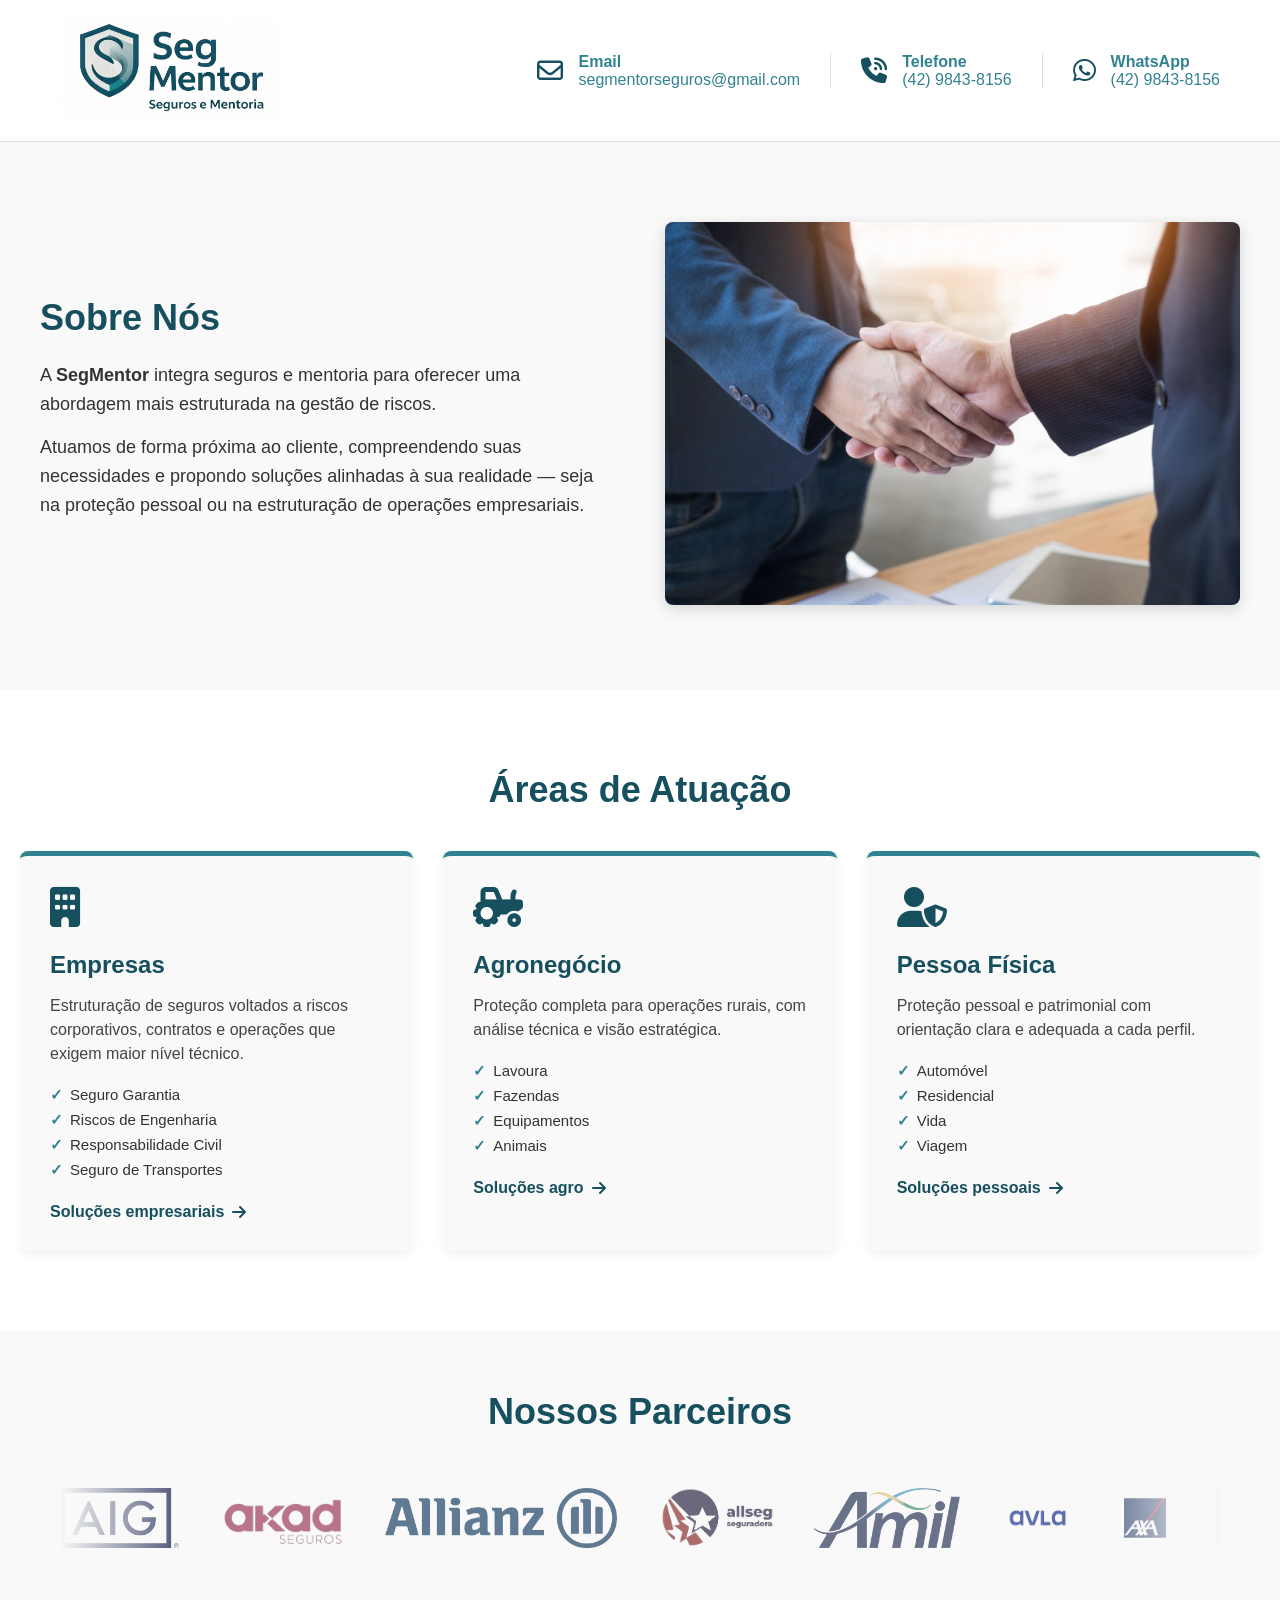
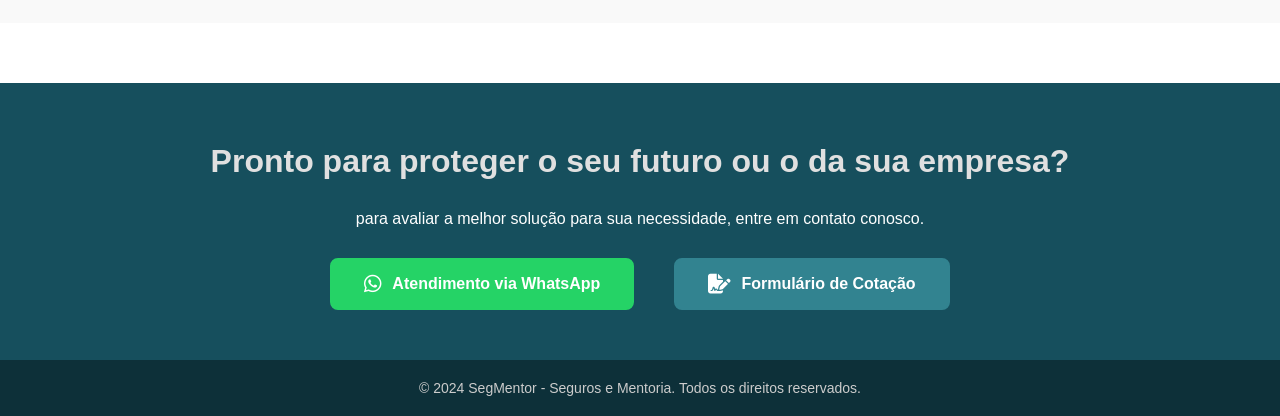
<file: index.html>
<!DOCTYPE html>
<html lang="pt-BR">

<head>
    <meta charset="UTF-8">
    <meta name="viewport" content="width=device-width, initial-scale=1.0">
    <title>Segmentor - Seguros e Mentoria</title>
    <meta name="description" content="SegMentor integra seguros e mentoria para empresas, agronegócio e pessoa física, com atendimento consultivo e análise de risco personalizada.">
    <link rel="icon" href="imagens/favicon.ico" type="image/x-icon">
    <link rel="stylesheet" href="style.css">
    <link rel="stylesheet" href="https://cdnjs.cloudflare.com/ajax/libs/font-awesome/6.4.0/css/all.min.css">
</head>
<body>
    <header>
<div class="top-bar">
            <div class="container top-container">
                
                <div class="logo-container">
                    <img src="imagens/logo.jpeg" alt="SegMentor - Seguros e Mentoria" width="220">
                </div>
                
                <div class="contatos-container">
                    
                    <a class="contato-item" id="copiar-email" href="#" aria-label="Copiar e-mail para SegMentor">
                        <i class="fa-regular fa-envelope" aria-hidden="true"></i>
                        <div class="contato-texto">
                            <strong>Email</strong>
                            <p>segmentorseguros@gmail.com</p>
                        </div>
                    </a>

                    <a class="contato-item" href="tel:+554298438156" aria-label="Ligar para SegMentor">
                        <i class="fa-solid fa-phone-volume" aria-hidden="true"></i>
                        <div class="contato-texto">
                            <strong>Telefone</strong>
                            <p>(42) 9843-8156</p>
                        </div>
                    </a>

                    <a class="contato-item" href="https://wa.me/554298438156" target="_blank" rel="noopener noreferrer" aria-label="Conversar no WhatsApp com a SegMentor">
                        <i class="fa-brands fa-whatsapp" aria-hidden="true"></i>
                        <div class="contato-texto">
                            <strong>WhatsApp</strong>
                            <p>(42) 9843-8156</p>
                        </div>
                    </a>

                </div>
            </div>
        </div>
    </header>

    <section class="sobre-nos">
        <div class="container sobre-container">
           
            <div class="sobre-texto">

                <h2>Sobre Nós</h2>
                <p>A <strong>SegMentor</strong> integra seguros e mentoria para oferecer uma abordagem mais estruturada na gestão de riscos.</p>
                <p>Atuamos de forma próxima ao cliente, compreendendo suas necessidades e propondo soluções alinhadas à sua realidade 
                    — seja na proteção pessoal ou na estruturação de operações empresariais.</p>

            </div>

            <div class="sobre-imagem">
                <img src="imagens/aperto_de_mao.jpeg" alt="Sobre a Segmentor">
            </div>

        </div>
    </section>

    <section class="areas-atuacao">
        <h2 class="titulo-secao">Áreas de Atuação</h2>

        <div class="cards-container">

            <div class="card">
                <div class="card-icon"><i class="fa-solid fa-building"></i></div>
                    <h3>Empresas</h3>
                    <p>Estruturação de seguros voltados a riscos corporativos, contratos e operações que exigem maior nível técnico.</p>
                    <ul class="card-lista">
                        <li>Seguro Garantia</li>
                        <li>Riscos de Engenharia</li>
                        <li>Responsabilidade Civil</li>
                        <li>Seguro de Transportes</li>
                    </ul>
                    <a href="empresas.html" class="link-acao">Soluções empresariais <i class="fa-solid fa-arrow-right"></i></a>
            
            </div>

            <div class="card">
                
                    <div class="card-icon"><i class="fa-solid fa-tractor"></i></div>
                    <h3>Agronegócio</h3>
                    <p>Proteção completa para operações rurais, com análise técnica e visão estratégica.</p>
                    <ul class="card-lista">
                        <li>Lavoura</li>
                        <li>Fazendas</li>
                        <li>Equipamentos</li>
                        <li>Animais</li>
                    </ul>
                    <a href="agro.html" class="link-acao">Soluções agro <i class="fa-solid fa-arrow-right"></i></a>

            </div>

            <div class="card">

                    <div class="card-icon"><i class="fa-solid fa-user-shield"></i></div>
                    <h3>Pessoa Física</h3>
                    <p>Proteção pessoal e patrimonial com orientação clara e adequada a cada perfil.</p>
                    <ul class="card-lista">
                        <li>Automóvel</li>
                        <li>Residencial</li>
                        <li>Vida</li>
                        <li>Viagem</li>
                    </ul>
                    <a href="pf.html" class="link-acao">Soluções pessoais <i class="fa-solid fa-arrow-right"></i></a>

            </div>

        </div>
    </section>

    <section class="parceiros">
        <div class="container text-center">
            <h2 class="titulo-secao">Nossos Parceiros</h2>
            <div class="carrossel-parceiros">
              
                <div class="parceiros-track">
                    <img src="Seguradoras/AIG_Seguros.png" alt="AIG Seguros" loading="lazy">
                    <img src="Seguradoras/akad_seguros.png" alt="Akad Seguros" loading="lazy">
                    <img src="Seguradoras/Allianz_Seguros.png" alt="Allianz Seguros" loading="lazy">
                    <img src="Seguradoras/Allseg_Seguradora.png" alt="Allseg Seguradora" loading="lazy">
                    <img src="Seguradoras/Amil_Seguros.png" alt="Amil Seguros" loading="lazy">
                    <img src="Seguradoras/AVLA_Seguros.png" alt="AVLA Seguros" loading="lazy">
                    <img src="Seguradoras/AXA_Seguros.png" alt="AXA Seguros" loading="lazy">
                    <img src="Seguradoras/AZOS_Seguros.jpeg" alt="AZOS Seguros" loading="lazy">
                    <img src="Seguradoras/Berkley_Seguros.png" alt="Berkley Seguros" loading="lazy">
                    <img src="Seguradoras/Bradesco_Seguros.png" alt="Bradesco Seguros" loading="lazy">
                    <img src="Seguradoras/Centauro-On_Seguros.png" alt="Centauro-On Seguros" loading="lazy">
                    <img src="Seguradoras/CHUBB_Seguros.png" alt="CHUBB Seguros" loading="lazy">
                    <img src="Seguradoras/Unimed_Seguros.png" alt="Unimed Seguros" loading="lazy">
                    <img src="Seguradoras/Essor_Seguros.png" alt="Essor Seguros" loading="lazy">
                    <img src="Seguradoras/Excelsior_seguros.png" alt="Excelsior Seguros" loading="lazy">
                    <img src="Seguradoras/Ezze_Seguros.png" alt="Ezze Seguros" loading="lazy">
                    <img src="Seguradoras/FF_Seguros.png" alt="FF Seguros" loading="lazy">
                    <img src="Seguradoras/HDI_Seguros.png" alt="HDI Seguros" loading="lazy">
                    <img src="Seguradoras/Junto_Seguros.png" alt="Junto Seguros" loading="lazy">
                    <img src="Seguradoras/Livonius_Seguros.png" alt="Livonius Seguros" loading="lazy">
                    <img src="Seguradoras/Mag_Seguros.png" alt="Mag Seguros" loading="lazy">
                    <img src="Seguradoras/Mapfre_Seguros.png" alt="Mapfre Seguros" loading="lazy">
                    <img src="Seguradoras/Metlife_seguros.png" alt="Metlife Seguros" loading="lazy">
                    <img src="Seguradoras/Mitsui_seguros.png" alt="Mitsui Seguros" loading="lazy">
                    <img src="Seguradoras/Porto_Seguro_Logo.png" alt="Porto Seguro" loading="lazy">
                    <img src="Seguradoras/Pottencial_Seguros.png" alt="Pottencial Seguros" loading="lazy">
                    <img src="Seguradoras/Sancor_Seguros.png" alt="Sancor Seguros" loading="lazy">
                    <img src="Seguradoras/Sompo_Seguros.png" alt="Sompo Seguros" loading="lazy">
                    <img src="Seguradoras/Suhai_Seguros.png" alt="Suhai Seguros" loading="lazy">
                    <img src="Seguradoras/SulAmerica_Seguros.png" alt="SulAmérica Seguros" loading="lazy">
                    <img src="Seguradoras/Swiss_Seguros.JPG" alt="Swiss Seguros" loading="lazy">
                    <img src="Seguradoras/TokioMarine_Seguros.JPG" alt="Tokio Marine" loading="lazy">
                    <img src="Seguradoras/Yelum_Seguros.png" alt="Yelum Seguros" loading="lazy">
                    <img src="Seguradoras/Zurich_Seguros.png" alt="Zurich Seguros" loading="lazy">

                    <img src="Seguradoras/AIG_Seguros.png" alt="AIG Seguros" loading="lazy">
                    <img src="Seguradoras/akad_seguros.png" alt="Akad Seguros" loading="lazy">
                    <img src="Seguradoras/Allianz_Seguros.png" alt="Allianz Seguros" loading="lazy">
                    <img src="Seguradoras/Allseg_Seguradora.png" alt="Allseg Seguradora" loading="lazy">
                    <img src="Seguradoras/Amil_Seguros.png" alt="Amil Seguros" loading="lazy">
                    <img src="Seguradoras/AVLA_Seguros.png" alt="AVLA Seguros" loading="lazy">
                    <img src="Seguradoras/AXA_Seguros.png" alt="AXA Seguros" loading="lazy">
                    <img src="Seguradoras/AZOS_Seguros.png" alt="AZOS Seguros" loading="lazy">
                    <img src="Seguradoras/Berkley_Seguros.png" alt="Berkley Seguros" loading="lazy">
                    <img src="Seguradoras/Bradesco_Seguros.png" alt="Bradesco Seguros" loading="lazy">
                    <img src="Seguradoras/Centauro-On_Seguros.png" alt="Centauro-On Seguros" loading="lazy">
                    <img src="Seguradoras/CHUBB_Seguros.png" alt="CHUBB Seguros" loading="lazy">
                    <img src="Seguradoras/Essor_Seguros.png" alt="Essor Seguros" loading="lazy">
                    <img src="Seguradoras/Excelsior_seguros.png" alt="Excelsior Seguros" loading="lazy">
                    <img src="Seguradoras/Ezze_Seguros.png" alt="Ezze Seguros" loading="lazy">
                    <img src="Seguradoras/FF_Seguros.png" alt="FF Seguros" loading="lazy">
                    <img src="Seguradoras/HDI_Seguros.png" alt="HDI Seguros" loading="lazy">
                    <img src="Seguradoras/Junto_Seguros.png" alt="Junto Seguros" loading="lazy">
                    <img src="Seguradoras/Livonius_Seguros.png" alt="Livonius Seguros" loading="lazy">
                    <img src="Seguradoras/Mag_Seguros.png" alt="Mag Seguros" loading="lazy">
                    <img src="Seguradoras/Mapfre_Seguros.png" alt="Mapfre Seguros" loading="lazy">
                    <img src="Seguradoras/Metlife_seguros.png" alt="Metlife Seguros" loading="lazy">
                    <img src="Seguradoras/Mitsui_seguros.png" alt="Mitsui Seguros" loading="lazy">
                    <img src="Seguradoras/Porto_Seguro_Logo.png" alt="Porto Seguro" loading="lazy">
                    <img src="Seguradoras/Pottencial_Seguros.png" alt="Pottencial Seguros" loading="lazy">
                    <img src="Seguradoras/Sancor_Seguros.png" alt="Sancor Seguros" loading="lazy">
                    <img src="Seguradoras/Sompo_Seguros.png" alt="Sompo Seguros" loading="lazy">
                    <img src="Seguradoras/Suhai_Seguros.png" alt="Suhai Seguros" loading="lazy">
                    <img src="Seguradoras/SulAmerica_Seguros.png" alt="SulAmérica Seguros" loading="lazy">
                    <img src="Seguradoras/Swiss_Seguros.png" alt="Swiss Seguros" loading="lazy">
                    <img src="Seguradoras/TokioMarine_Seguros.png" alt="Tokio Marine" loading="lazy">
                    <img src="Seguradoras/Unimed_Seguros.png" alt="Unimed Seguros" loading="lazy">
                    <img src="Seguradoras/Yelum_Seguros.png" alt="Yelum Seguros" loading="lazy">
                    <img src="Seguradoras/Zurich_Seguros.png" alt="Zurich Seguros" loading="lazy">

                </div>
            </div>
        </div>
    </section>

<footer class="encerramento">
        <div class="container encerramento-container">
            <h2>Pronto para proteger o seu futuro ou o da sua empresa?</h2>
            <p>para avaliar a melhor solução para sua necessidade, entre em contato conosco.</p>
        

            <div class="botoes-finais">
                <a href="https://wa.me/554298438156" target="_blank" rel="noopener noreferrer" class="btn btn-whatsapp">
                    <i class="fa-brands fa-whatsapp" aria-hidden="true"></i> Atendimento via WhatsApp
                </a>

                <a href="https://lojacorr.aggilizador.com.br/segmentorseguros?ref=6592" target="_blank" rel="noopener noreferrer" class="btn btn-formulario">
                    <i class="fa-solid fa-file-signature" aria-hidden="true"></i> Formulário de Cotação
                </a>
            </div>
        </div>
        <div class="copyright">
            <p>&copy; 2024 SegMentor - Seguros e Mentoria. Todos os direitos reservados.</p>
        </div>
</footer>

    <div id="toast-aviso" class="toast-aviso">E-mail copiado com sucesso!</div>
    
    <script src="script.js"></script>

</body>
</html>
</file>
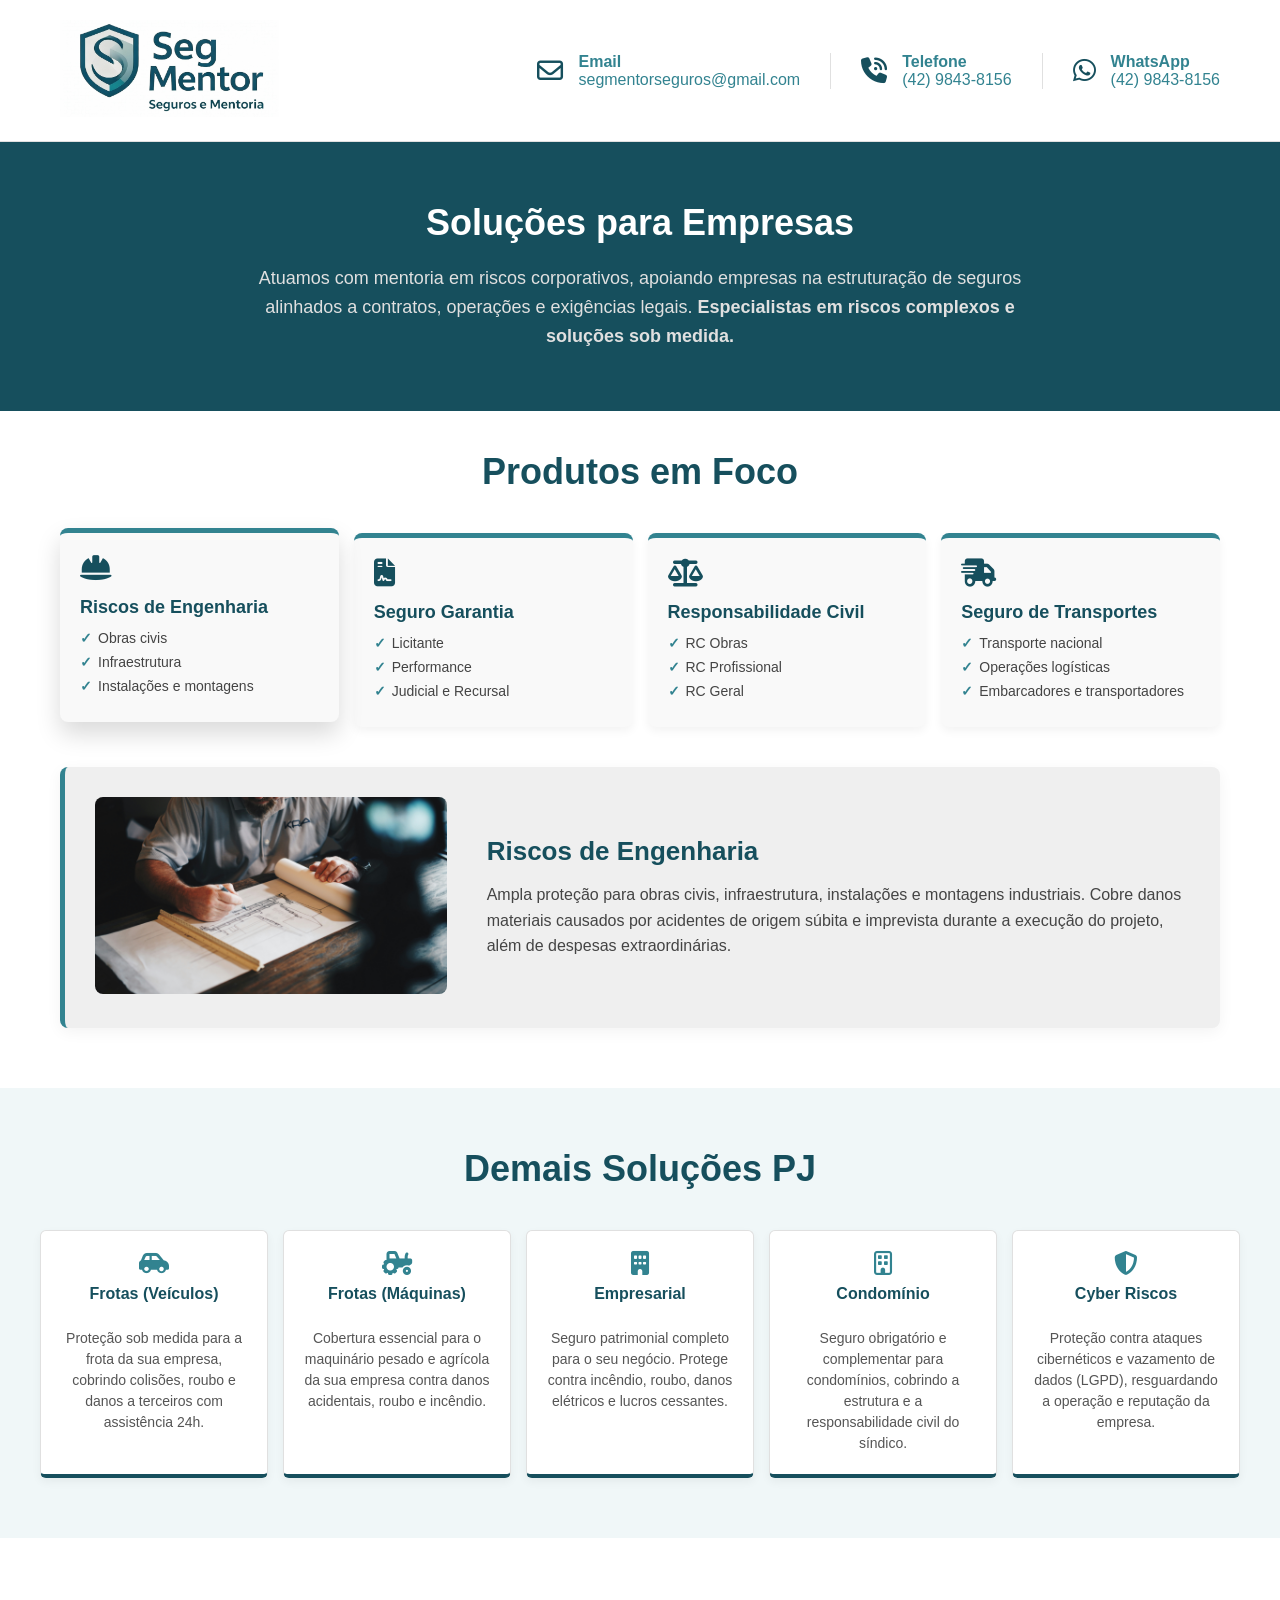
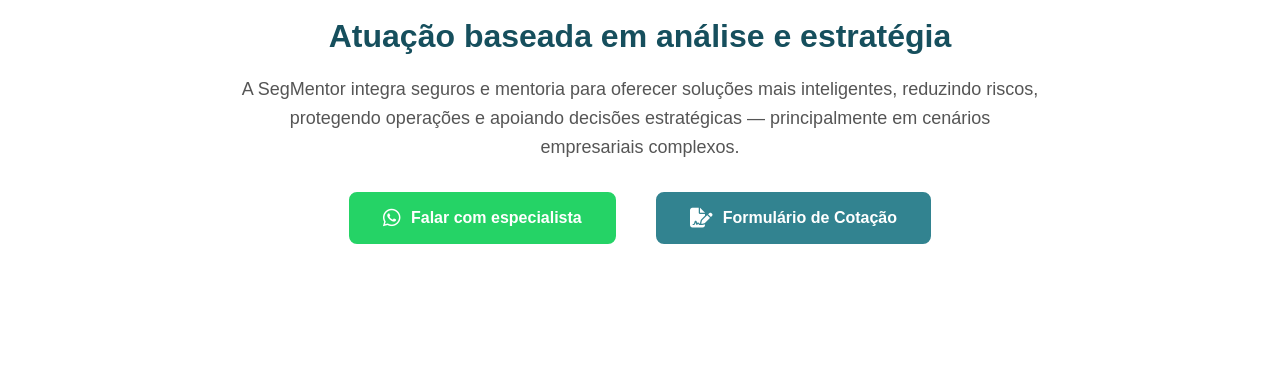
<file: empresas.html>
<!DOCTYPE html>
<html lang="pt-BR">
<head>
    <meta charset="UTF-8">
    <meta name="viewport" content="width=device-width, initial-scale=1.0">
    <title>Para Empresas - SegMentor</title>
    <meta name="description" content="Seguros corporativos com a SegMentor: riscos de engenharia, seguro garantia, responsabilidade civil, transportes e mais, com mentoria especializada para empresas.">
    <link rel="icon" href="imagens/favicon.ico" type="image/x-icon">
    <link rel="stylesheet" href="style.css">
    <link rel="stylesheet" href="https://cdnjs.cloudflare.com/ajax/libs/font-awesome/6.4.0/css/all.min.css">
</head>
<body>
    <header>
        <div class="top-bar">
            <div class="container top-container">
                <div class="logo-container">
                    <a href="index.html"><img src="imagens/logo.jpeg" alt="SegMentor" width="220"></a>
                </div>
                <div class="contatos-container">
                    <a class="contato-item" id="copiar-email" href="#" aria-label="Copiar e-mail para SegMentor">
                        <i class="fa-regular fa-envelope" aria-hidden="true"></i>
                        <div class="contato-texto">
                            <strong>Email</strong>
                            <p>segmentorseguros@gmail.com</p>
                        </div>
                    </a>
                    <a class="contato-item" href="tel:+554298438156" aria-label="Ligar para SegMentor">
                        <i class="fa-solid fa-phone-volume" aria-hidden="true"></i>
                        <div class="contato-texto">
                            <strong>Telefone</strong>
                            <p>(42) 9843-8156</p>
                        </div>
                    </a>
                    <a class="contato-item" href="https://wa.me/554298438156" target="_blank" rel="noopener noreferrer" aria-label="Conversar no WhatsApp com a SegMentor">
                        <i class="fa-brands fa-whatsapp" aria-hidden="true"></i>
                        <div class="contato-texto">
                            <strong>WhatsApp</strong>
                            <p>(42) 9843-8156</p>
                        </div>
                    </a>
                </div>
            </div>
        </div>
    </header>

    <section class="hero-interna">
        <div class="container text-center">
            <h1>Soluções para Empresas</h1>
            <p>Atuamos com mentoria em riscos corporativos, apoiando empresas na estruturação de seguros alinhados a contratos, operações e exigências legais. <strong>Especialistas em riscos complexos e soluções sob medida.</strong></p>
        </div>
    </section>

    <section class="produtos-foco container">
        <h2 class="titulo-secao">Produtos em Foco</h2>
        
        <div class="grid-foco">
            <div class="card-foco card-sombra" data-tipo="engenharia">
                <div class="icon-foco"><i class="fa-solid fa-helmet-safety"></i></div>
                <h3>Riscos de Engenharia</h3>
                <ul>
                    <li>Obras civis</li>
                    <li>Infraestrutura</li>
                    <li>Instalações e montagens</li>
                </ul>
            </div>

            <div class="card-foco card-sombra" data-tipo="garantia">
                <div class="icon-foco"><i class="fa-solid fa-file-contract"></i></div>
                <h3>Seguro Garantia</h3>
                <ul>
                    <li>Licitante</li>
                    <li>Performance</li>
                    <li>Judicial e Recursal</li>
                </ul>
            </div>

            <div class="card-foco card-sombra" data-tipo="rc_empresas">
                <div class="icon-foco"><i class="fa-solid fa-scale-balanced"></i></div>
                <h3>Responsabilidade Civil</h3>
                <ul>
                    <li>RC Obras</li>
                    <li>RC Profissional</li>
                    <li>RC Geral</li>
                </ul>
            </div>

            <div class="card-foco card-sombra" data-tipo="transportes">
                <div class="icon-foco"><i class="fa-solid fa-truck-fast"></i></div>
                <h3>Seguro de Transportes</h3>
                <ul>
                    <li>Transporte nacional</li>
                    <li>Operações logísticas</li>
                    <li>Embarcadores e transportadores</li>
                </ul>
            </div>
        </div>

        <div id="detalhe-container" class="detalhe-container">
            <div class="detalhe-imagem">
                <img id="detalhe-img" src="" alt="Imagem ilustrativa do seguro">
            </div>
            <div class="detalhe-texto">
                <h3 id="detalhe-titulo">Título</h3>
                <p id="detalhe-desc">Descrição do seguro aparecerá aqui.</p>
            </div>
        </div>
    </section>

<section class="demais-produtos">
        <div class="container">
            <h2 class="titulo-secao">Demais Soluções PJ</h2>
            <div class="grid-simples">
                
                <div class="item-simples item-estatico">
                    <i class="fa-solid fa-car-side"></i> 
                    <span>Frotas (Veículos)</span>
                    <p class="descricao-extra">Proteção sob medida para a frota da sua empresa, cobrindo colisões, roubo e danos a terceiros com assistência 24h.</p>
                </div>

                <div class="item-simples item-estatico">
                    <i class="fa-solid fa-tractor"></i> 
                    <span>Frotas (Máquinas)</span>
                    <p class="descricao-extra">Cobertura essencial para o maquinário pesado e agrícola da sua empresa contra danos acidentais, roubo e incêndio.</p>
                </div>

                <div class="item-simples item-estatico">
                    <i class="fa-solid fa-building"></i> 
                    <span>Empresarial</span>
                    <p class="descricao-extra">Seguro patrimonial completo para o seu negócio. Protege contra incêndio, roubo, danos elétricos e lucros cessantes.</p>
                </div>

                <div class="item-simples item-estatico">
                    <i class="fa-regular fa-building"></i> 
                    <span>Condomínio</span>
                    <p class="descricao-extra">Seguro obrigatório e complementar para condomínios, cobrindo a estrutura e a responsabilidade civil do síndico.</p>
                </div>

                <div class="item-simples item-estatico">
                    <i class="fa-solid fa-shield-halved"></i> 
                    <span>Cyber Riscos</span>
                    <p class="descricao-extra">Proteção contra ataques cibernéticos e vazamento de dados (LGPD), resguardando a operação e reputação da empresa.</p>
                </div>

            </div>
        </div>
    </section>

    <section class="posicionamento-final text-center">
        <div class="container">
            <h2>Atuação baseada em análise e estratégia</h2>
            <p>A SegMentor integra seguros e mentoria para oferecer soluções mais inteligentes, reduzindo riscos, protegendo operações e apoiando decisões estratégicas — principalmente em cenários empresariais complexos.</p>
            
            <div class="botoes-finais" style="margin-top: 30px;">
                <a href="https://wa.me/554298438156" target="_blank" rel="noopener noreferrer" class="btn btn-whatsapp">
                    <i class="fa-brands fa-whatsapp" aria-hidden="true"></i> Falar com especialista
                </a>

                <a href="https://lojacorr.aggilizador.com.br/segmentorseguros?ref=6592" target="_blank" rel="noopener noreferrer" class="btn btn-formulario">
                    <i class="fa-solid fa-file-signature" aria-hidden="true"></i> Formulário de Cotação
                </a>
            </div>
        </div>
    </section>

    <script src="script.js"></script>

    <div id="toast-aviso" class="toast-aviso">E-mail copiado com sucesso!</div>
</body>
</html>
</file>
<file: style.css>
/* VARIÁVEIS, RESET E CONFIGURAÇÕES GERAIS */
:root {
    --cor-primaria: #164f5d;
    --cor-secundaris: #328390;
}

* {
    margin: 0;
    padding: 0;
    box-sizing: border-box;
    font-family: Arial, sans-serif;
}

.container {
    max-width: 1200px;
    margin: 0 auto;
    width: 100%;
}

.text-center {
    text-align: center;
}

/* Evita rolagem horizontal acidental no mobile e garante que imagens nunca estourem o container */
html, body {
    overflow-x: hidden;
    width: 100%;
}

img {
    max-width: 100%;
    height: auto;
}

/* Estado de foco visível para acessibilidade (navegação por teclado) */
a:focus-visible,
.btn:focus-visible,
.card:focus-visible,
.card-foco:focus-visible,
.item-simples:focus-visible,
.link-acao:focus-visible {
    outline: 3px solid var(--cor-secundaris);
    outline-offset: 3px;
}

/* BOTÕES GERAIS E LINKS*/
.btn {
    display: inline-block;
    padding: 14px 32px;
    border-radius: 8px;
    text-decoration: none;
    font-weight: bold;
    transition: all 0.3s ease;
    text-align: center;
    font-size: 16px;
}

.btn-primario {
    background-color: var(--cor-primaria);
    color: #fff;
    border: 2px solid var(--cor-primaria);
}

.btn-primario:hover {
    background-color: var(--cor-secundaris);
    border-color: var(--cor-primaria);
}

.link-acao {
    color: var(--cor-primaria);
    text-decoration: none;
    font-weight: bold;
    display: flex;
    align-items: center;
    gap: 8px;
    transition: color 0.3s;
}

.link-acao:hover {
    color: var(--cor-secundaris);
}

.titulo-secao {
    text-align: center;
    color: var(--cor-primaria);
    font-family: sans-serif;
    font-size: 36px;
    margin-bottom: 40px;
}

/* CABEÇALHO (HEADER) E CONTATOS */
.top-bar {
    border-bottom: 1px solid #e0e0e0;
}

.top-container {
    display: flex;
    justify-content: space-between;
    align-items: center;
    padding: 20px 20px;
}

.contatos-container {
    display: flex;
    gap: 30px;
    color: #328390;
}

.contato-item {
    display: flex;
    align-items: center;
    gap: 15px;
    padding-left: 30px;
    border-left: 1px solid #e0e0e0;
    font-family: sans-serif;
    text-decoration: none;
    color: inherit;
}

.contato-item:first-child {
    border-left: none;
    padding-left: 0;
}

.contato-item i {
    font-size: 26px;
    color: var(--cor-primaria);
}

/* BANNERS (HERO SECTIONS) */
.hero {
    background-color: var(--cor-primaria);
    color: #fff;
    padding: 60px 20px;
    text-align: center;
}

.hero-texto h1 {
    font-size: 42px;
    margin-bottom: 24px;
    line-height: 1.3;
}

.hero-texto p {
    font-size: 18px;
    max-width: 750px;
    margin: 0 auto 40px auto;
    font-weight: 300;
    line-height: 1.6;
    color: #e0e0e0;
}

.hero-botoes .btn-primario {
    background-color: #ffffff;
    color: var(--cor-primaria);
    border: 2px solid #ffffff;
}

.hero-botoes .btn-primario:hover {
    background-color: var(--cor-secundaris);
    color: #ffffff;
    border-color: var(--cor-secundaris);
}

/* Hero Páginas Internas */
.hero-interna {
    background-color: var(--cor-primaria);
    color: #fff;
    padding: 60px 20px;
    text-align: center;
}

.hero-interna h1 {
    font-size: 36px;
    margin-bottom: 20px;
}

.hero-interna p {
    font-size: 18px;
    max-width: 800px;
    margin: 0 auto;
    line-height: 1.6;
    color: #e0e0e0;
}

/* SEÇÕES DE TEXTO E INSTITUCIONAL */
.sobre-nos {
    padding: 80px 20px;
    background-color: #f9f9f9;
}

.sobre-container {
    display: flex;
    align-items: center;
    gap: 50px;
}

.sobre-texto,
.sobre-imagem {
    flex: 1;
}

.sobre-texto h2 {
    color: var(--cor-primaria);
    font-family: sans-serif;
    font-size: 36px;
    margin-bottom: 22px;
}

.sobre-texto p {
    color: #333;
    font-family: sans-serif;
    font-size: 18px;
    line-height: 1.6;
    margin-bottom: 15px;
}

.sobre-imagem img {
    width: 100%;
    border-radius: 8px;
    box-shadow: 0 4px 15px rgba(0, 0, 0, 0.15);
}

.posicionamento-final {
    padding: 80px 20px;
    background-color: #ffffff;
}

.posicionamento-final h2 {
    color: var(--cor-primaria);
    font-size: 32px;
    margin-bottom: 20px;
}

.posicionamento-final p {
    font-size: 18px;
    color: #555;
    max-width: 800px;
    margin: 0 auto;
    line-height: 1.6;
}

.botoes-finais .btn {
    margin: 0 10px;
}

/* CARDS PRINCIPAIS (HOME)*/
.areas-atuacao {
    padding: 80px 20px;
    background-color: #ffffff;
}

.cards-container {
    display: flex;
    gap: 30px;
    flex-wrap: wrap;
}

.card {
    flex: 1;
    min-width: 280px;
    background-color: #f9f9f9;
    padding: 30px;
    border-radius: 8px;
    border-top: 5px solid var(--cor-secundaris);
    box-shadow: 0 4px 10px rgba(0, 0, 0, 0.05);
}

.card-icon {
    font-size: 40px;
    color: var(--cor-primaria);
    margin-bottom: 20px;
}

.card h3 {
    color: var(--cor-primaria);
    font-family: sans-serif;
    font-size: 24px;
    margin-bottom: 15px;
}

.card p {
    margin-bottom: 20px;
    color: #444;
    font-family: sans-serif;
    font-size: 16px;
    line-height: 1.5;
}

.card-lista {
    list-style: none;
    margin-bottom: 25px;
}

.card-lista li {
    padding-left: 20px;
    position: relative;
    margin-bottom: 8px;
    font-size: 15px;
    color: #333;
}

.card-lista li::before {
    content: '✓';
    color: var(--cor-secundaris);
    position: absolute;
    left: 0;
    font-weight: bold;
}

/* PRODUTOS EM FOCO (PJ E AGRO) */
.produtos-foco {
    padding: 40px 20px 60px;
}

.grid-foco {
    display: grid;
    grid-template-columns: repeat(4, 1fr);
    gap: 15px;
}

.card-foco {
    background-color: #f9f9f9;
    padding: 20px;
    border-radius: 8px;
    border-top: 5px solid var(--cor-secundaris);
    box-shadow: 0 4px 10px rgba(0, 0, 0, 0.05);
    transition: transform 0.3s ease, outline 0.3s ease;
    cursor: pointer;
    /* Transforma o mouse em mãozinha */
}

.icon-foco {
    font-size: 28px;
    color: var(--cor-primaria);
    margin-bottom: 12px;
}

.card-foco h3 {
    color: var(--cor-primaria);
    margin-bottom: 12px;
    font-size: 18px;
}

.card-foco ul {
    list-style: none;
}

.card-foco ul li {
    padding-left: 18px;
    position: relative;
    margin-bottom: 8px;
    color: #444;
    font-size: 14px;
}

.card-foco ul li::before {
    content: '✓';
    color: var(--cor-secundaris);
    position: absolute;
    left: 0;
    font-weight: bold;
}

/* Interações do Card Foco (Hover e Clique) */
.card-foco:hover {
    transform: translateY(-5px);
    box-shadow: 0 8px 20px rgba(0,0,0,0.1);
}

.card-foco.ativo {
    transform: translateY(-5px);
    box-shadow: 0 12px 25px rgba(0,0,0,0.15); 
    outline: none; 
}

/* DEMAIS PRODUTOS (PESSOA FÍSICA E CAIXAS MENORES) */
.demais-produtos {
    background-color: #f0f7f8;
    padding: 60px 20px;
}

.grid-simples {
    display: grid;
    grid-template-columns: repeat(auto-fit, minmax(220px, 1fr));
    gap: 15px;
}

.item-simples {
    background-color: #fff;
    padding: 20px;
    border-radius: 6px;
    text-align: center;
    color: var(--cor-primaria);
    font-weight: bold;
    border: 1px solid #e0e0e0;
    display: flex;
    flex-direction: column;
    align-items: center;
    gap: 10px;
    transition: all 0.3s;
    cursor: pointer;
}

.item-simples i {
    font-size: 24px;
    color: var(--cor-secundaris);
}
/* Interações do Item Simples (Hover e Clique) */
.item-simples:hover {
    border-color: var(--cor-secundaris);
    box-shadow: 0 4px 10px rgba(0, 0, 0, 0.05);
}

.item-simples.ativo {
    border-bottom: 4px solid var(--cor-primaria);
    box-shadow: 0 4px 15px rgba(0, 0, 0, 0.1);
    transform: translateY(-3px);
}

/* CAIXA DE DETALHES INTERATIVA (VIA JAVASCRIPT)*/
.detalhe-container {
    display: flex;
    gap: 40px;
    margin-top: 40px;
    padding: 30px;
    background-color: #efefef;
    border-radius: 8px;
    border-left: 5px solid var(--cor-secundaris);
    box-shadow: 0 4px 15px rgba(0, 0, 0, 0.05);
    align-items: center;
    animation: fadeIn 0.4s ease-in-out;
}

.detalhe-imagem {
    flex: 1;
}

.detalhe-imagem img {
    width: 100%;
    max-height: 250px;
    object-fit: cover;
    border-radius: 8px;
}

.detalhe-texto {
    flex: 2;
    text-align: left;
}

.detalhe-texto h3 {
    color: var(--cor-primaria);
    font-size: 26px;
    margin-bottom: 15px;
}

.detalhe-texto p {
    color: #444;
    font-size: 16px;
    line-height: 1.6;
}

@keyframes fadeIn {
    from {
        opacity: 0;
        transform: translateY(-10px);
    }

    to {
        opacity: 1;
        transform: translateY(0);
    }
}

/* AVISOS E OBSERVAÇÕES */
.alerta-tooltip {
    margin-top: 15px;
    padding: 10px;
    background-color: #fdf3e7;
    border-left: 4px solid #e67e22;
    color: #d35400;
    font-size: 14px;
    border-radius: 0 4px 4px 0;
}

.observacao-pf {
    margin-top: 40px;
    background-color: #f0f7f8;
    padding: 25px;
    border-radius: 8px;
    color: var(--cor-primaria);
    font-size: 18px;
    border: 1px solid #dceef1;
}

.observacao-pf i {
    color: var(--cor-secundaris);
    margin-right: 8px;
}

/* ENCERRAMENTO (FOOTER) E WHATSAPP */
.encerramento {
    background-color: var(--cor-primaria);
    color: #fff;
    text-align: center;
    padding: 60px 0 0 0;
    margin-top: 60px;
}

.encerramento h2 {
    font-size: 32px;
    margin-bottom: 30px;
    color: #e0e0e0;
}

.botoes-finais {
    display: flex;
    justify-content: center;
    gap: 20px;
    margin-top: 30px;
    margin-bottom: 50px;
    flex-wrap: wrap;
}

.btn-whatsapp {
    background-color: #25D366;
    color: #fff;
    border: 2px solid #25D366;
    display: flex;
    align-items: center;
    justify-content: center;
    gap: 10px;
}

.btn-whatsapp i {
    font-size: 20px;
}

.btn-whatsapp:hover {
    background-color: #128C7E;
    border-color: #128C7E;
    color: #fff;
}

.btn-formulario {
    background-color: var(--cor-secundaris);
    color: #fff;
    border: 2px solid var(--cor-secundaris);
    display: flex;
    align-items: center;
    justify-content: center;
    gap: 10px;
}

.btn-formulario i {
    font-size: 20px;
}

.btn-formulario:hover {
    background-color: var(--cor-primaria);
    border-color: var(--cor-primaria);
    color: #fff;
    transform: scale(1.05);
}

.copyright {
    background-color: #0d3039;
    padding: 20px;
    font-size: 14px;
    color: #ccc;
}

/* ITENS ESTÁTICOS COM TEXTO (DEMAIS SOLUÇÕES PJ)*/
.item-estatico {
    cursor: default !important;
    /* Remove a mãozinha de clique de vez */
    justify-content: flex-start;
    border-bottom: 4px solid var(--cor-primaria) !important;
    box-shadow: 0 4px 10px rgba(0, 0, 0, 0.05) !important;
}

.item-estatico:hover {
    transform: none !important;
    border-color: #e0e0e0 !important;
    border-bottom-color: var(--cor-primaria) !important;
}

.descricao-extra {
    font-size: 14px;
    color: #555;
    font-weight: normal;
    line-height: 1.5;
    margin-top: 15px;
}

.parceiros {
    background-color: #f9f9f9;
    padding: 60px;
    overflow: hidden;
}

.carrossel-parceiros {
    width: 100%;
    overflow: hidden;
    position: relative;
    mask-image: linear-gradient(to right, transparent, black 10%, black 90%, transparent);
    -webkit-mask-image: linear-gradient(to right, transparent, black 10%, black 90%, transparent);
}

.parceiros-track {
    display: flex;
    align-items: center;
    gap: 40px;
    width: max-content;
    padding: 15px 0;
    animation: scroll-parceiros 80s linear infinite;
    background-color: transparent;
}


.parceiros-track:hover {
    animation-play-state: paused;
}

.parceiros-track img {
    height: 60px;
    width: auto;
    object-fit: contain;
    filter: grayscale(50%);
    opacity: 0.7;
    transition: all 0.3s ease;
}

.parceiros-track img:hover {
    filter: grayscale(0%);
    opacity: 1;
    transform: scale(1.1);
}

@keyframes scroll-parceiros {
    0% { transform: translate3d(0, 0, 0);
    } 100% {
        transform: translate3d(calc(-50% - 20px), 0, 0);
    }
}

/* MEDIA QUERIES (RESPONSIVIDADE) */
/* IMPORTANTE: este bloco fica no final do arquivo de propósito. Em CSS, quando duas regras
   têm a mesma especificidade, quem vem depois no arquivo vence — então media queries que
   sobrescrevem estilos precisam vir depois das regras base que elas ajustam. */

/* Tablets grandes / notebooks pequenos */
@media (max-width: 1024px) {
    .grid-foco {
        grid-template-columns: repeat(2, 1fr);
    }
}

/* Tablets (ex: iPad em pé) */
@media (max-width: 900px) {

    /* Cabeçalho: logo em cima, contatos embaixo, ao invés de espremer tudo numa linha só */
    .top-container {
        flex-direction: column;
        gap: 15px;
        padding: 15px 20px;
    }

    .contatos-container {
        flex-wrap: wrap;
        justify-content: center;
        row-gap: 12px;
    }

    /* "Sobre Nós": texto e imagem lado a lado ficam apertados demais, então empilha */
    .sobre-container {
        flex-direction: column;
        gap: 30px;
    }
}

@media (max-width: 768px) {

    .detalhe-container {
        flex-direction: column;
        gap: 20px;
    }
}

/* Celulares */
@media (max-width: 600px) {
    .grid-foco {
        grid-template-columns: 1fr;
    }

    /* Reduz espaçamentos verticais grandes, pensados originalmente para telas maiores */
    .sobre-nos,
    .areas-atuacao,
    .posicionamento-final,
    .produtos-foco {
        padding: 50px 16px;
    }

    .hero,
    .hero-interna {
        padding: 40px 16px;
    }

    .hero-texto h1 {
        font-size: 28px;
    }

    .hero-texto p {
        font-size: 16px;
    }

    .hero-interna h1 {
        font-size: 26px;
    }

    .hero-interna p {
        font-size: 16px;
    }

    .titulo-secao,
    .sobre-texto h2 {
        font-size: 26px;
        margin-bottom: 25px;
    }

    .parceiros {
        padding: 40px 15px;
    }

    /* Logo menor para não competir por espaço com os ícones de contato */
    .logo-container img {
        width: 160px;
        height: auto;
    }

    /* Contatos do cabeçalho viram apenas ícones clicáveis (toque para ligar/whatsapp/email) */
    .contato-item {
        padding-left: 0;
        border-left: none;
        gap: 0;
        padding: 8px;
    }

    .contato-texto {
        display: none;
    }

    /* Botões finais empilhados e com largura total: mais fáceis de tocar no celular */
    .botoes-finais {
        flex-direction: column;
        align-items: stretch;
        gap: 12px;
    }

    .botoes-finais .btn {
        margin: 0;
        width: 100%;
    }

    .encerramento h2 {
        font-size: 24px;
    }
}

/* Celulares bem pequenos (iPhone SE e similares) */
@media (max-width: 380px) {
    .card,
    .card-foco {
        padding: 20px;
    }

    .contatos-container {
        gap: 8px;
    }
}

/* Respeita quem prefere menos animação (acessibilidade) */
@media (prefers-reduced-motion: reduce) {
    .parceiros-track {
        animation: none;
    }

    .card-foco,
    .item-simples,
    .btn,
    .link-acao {
        transition: none;
    }
}

.toast-aviso {
    visibility: hidden;
    min-width: 250px;
    background-color: var(--cor-secundaris);
    color: #fff;
    text-align: center;
    border-radius: 8px;
    padding: 15px;
    position: fixed;
    z-index: 9999;
    left: 50%;
    bottom: 30px;
    transform: translateX(-50%);
    opacity: 0;
    transition: opacity 0.4s ease-in-out;
    font-weight: bold;
    box-shadow: 0 4px 15px rgba(0, 0, 0, 0.2);
}

.toast-aviso.mostrar {
    visibility: visible;
    opacity: 1;
}
</file>
